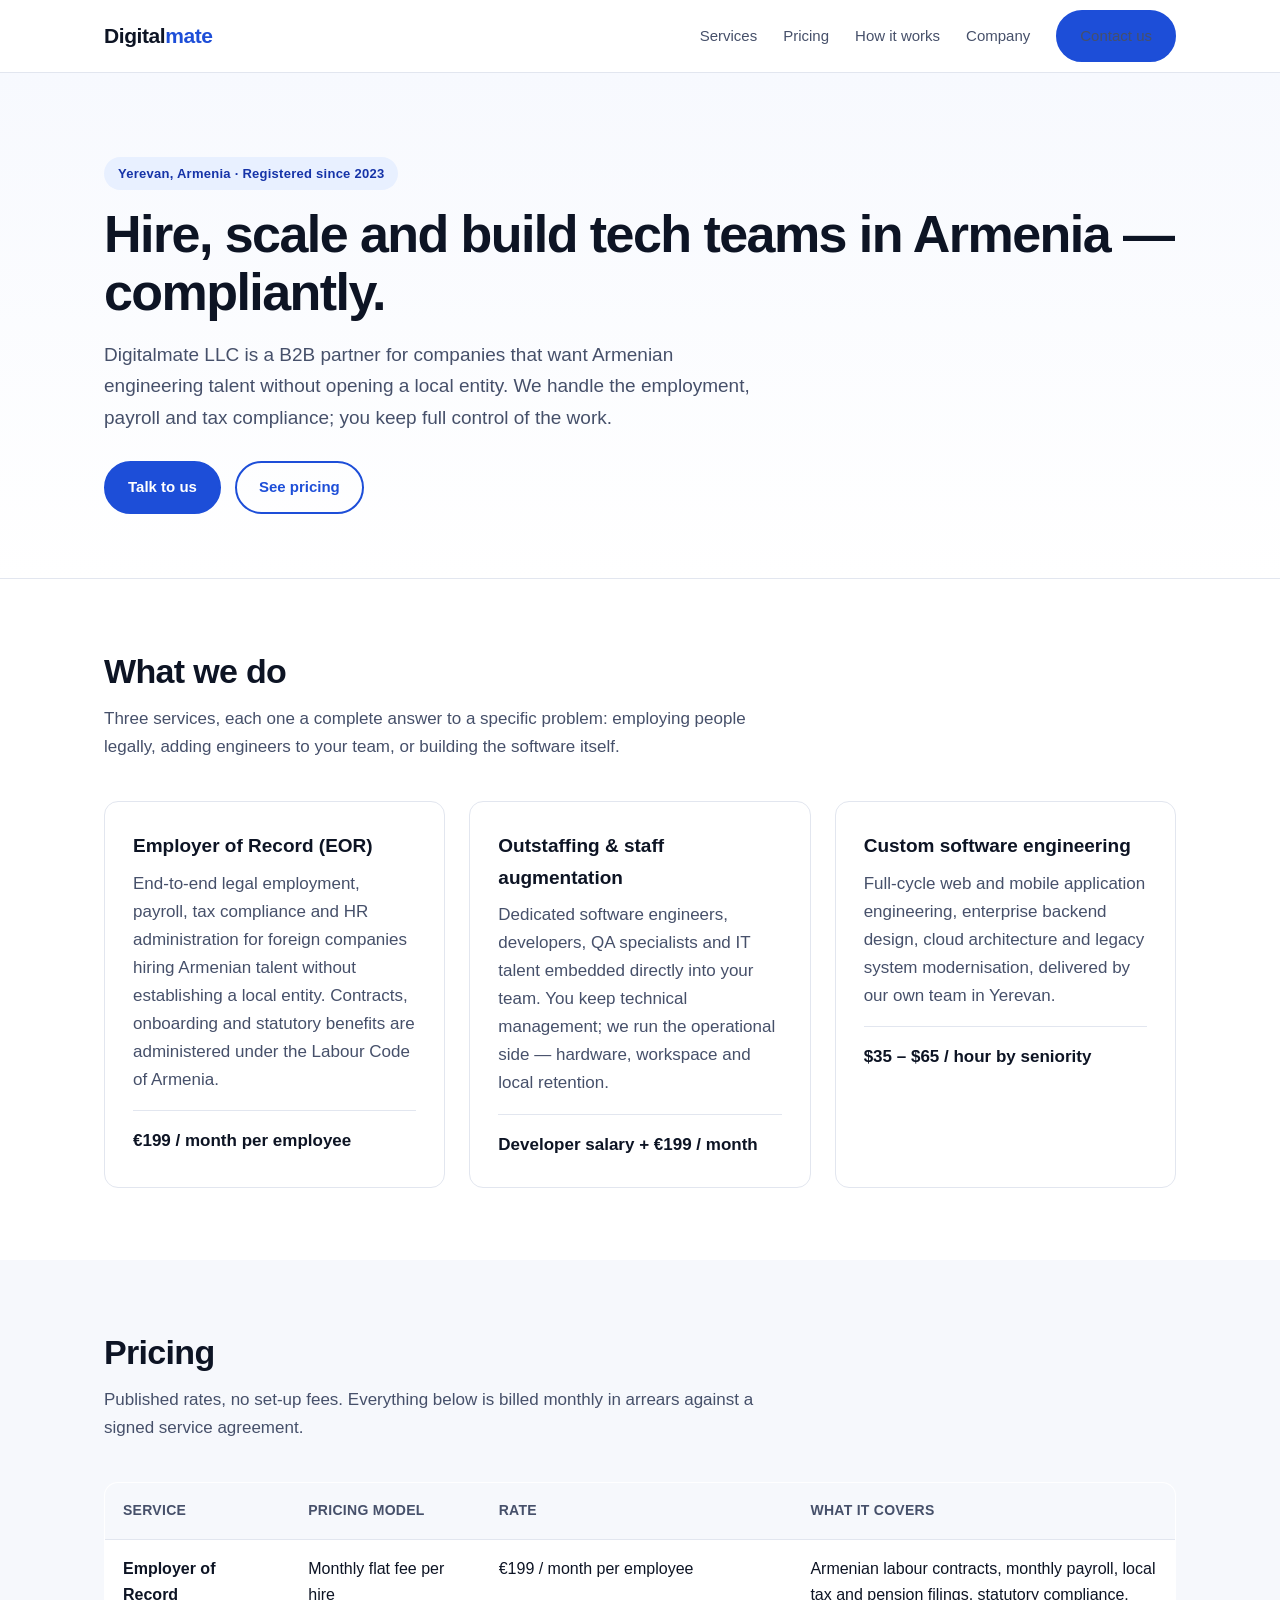
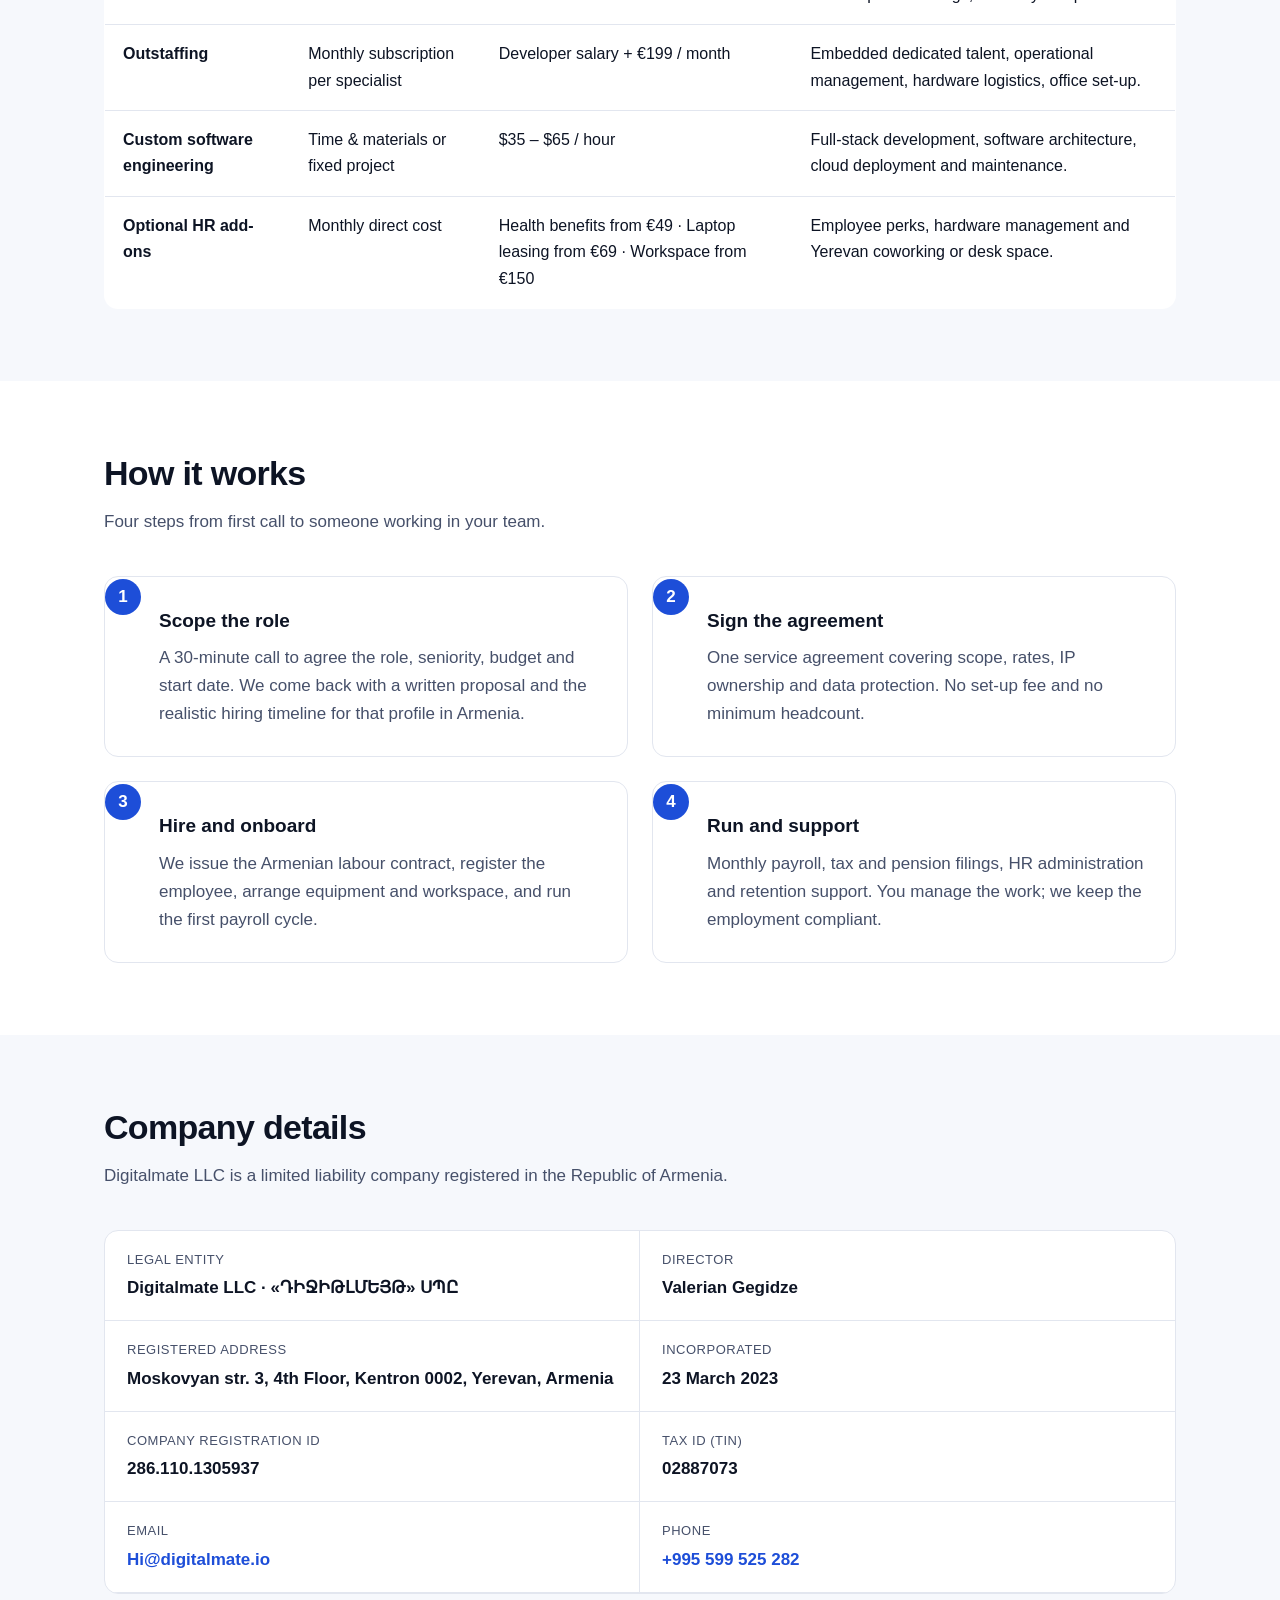
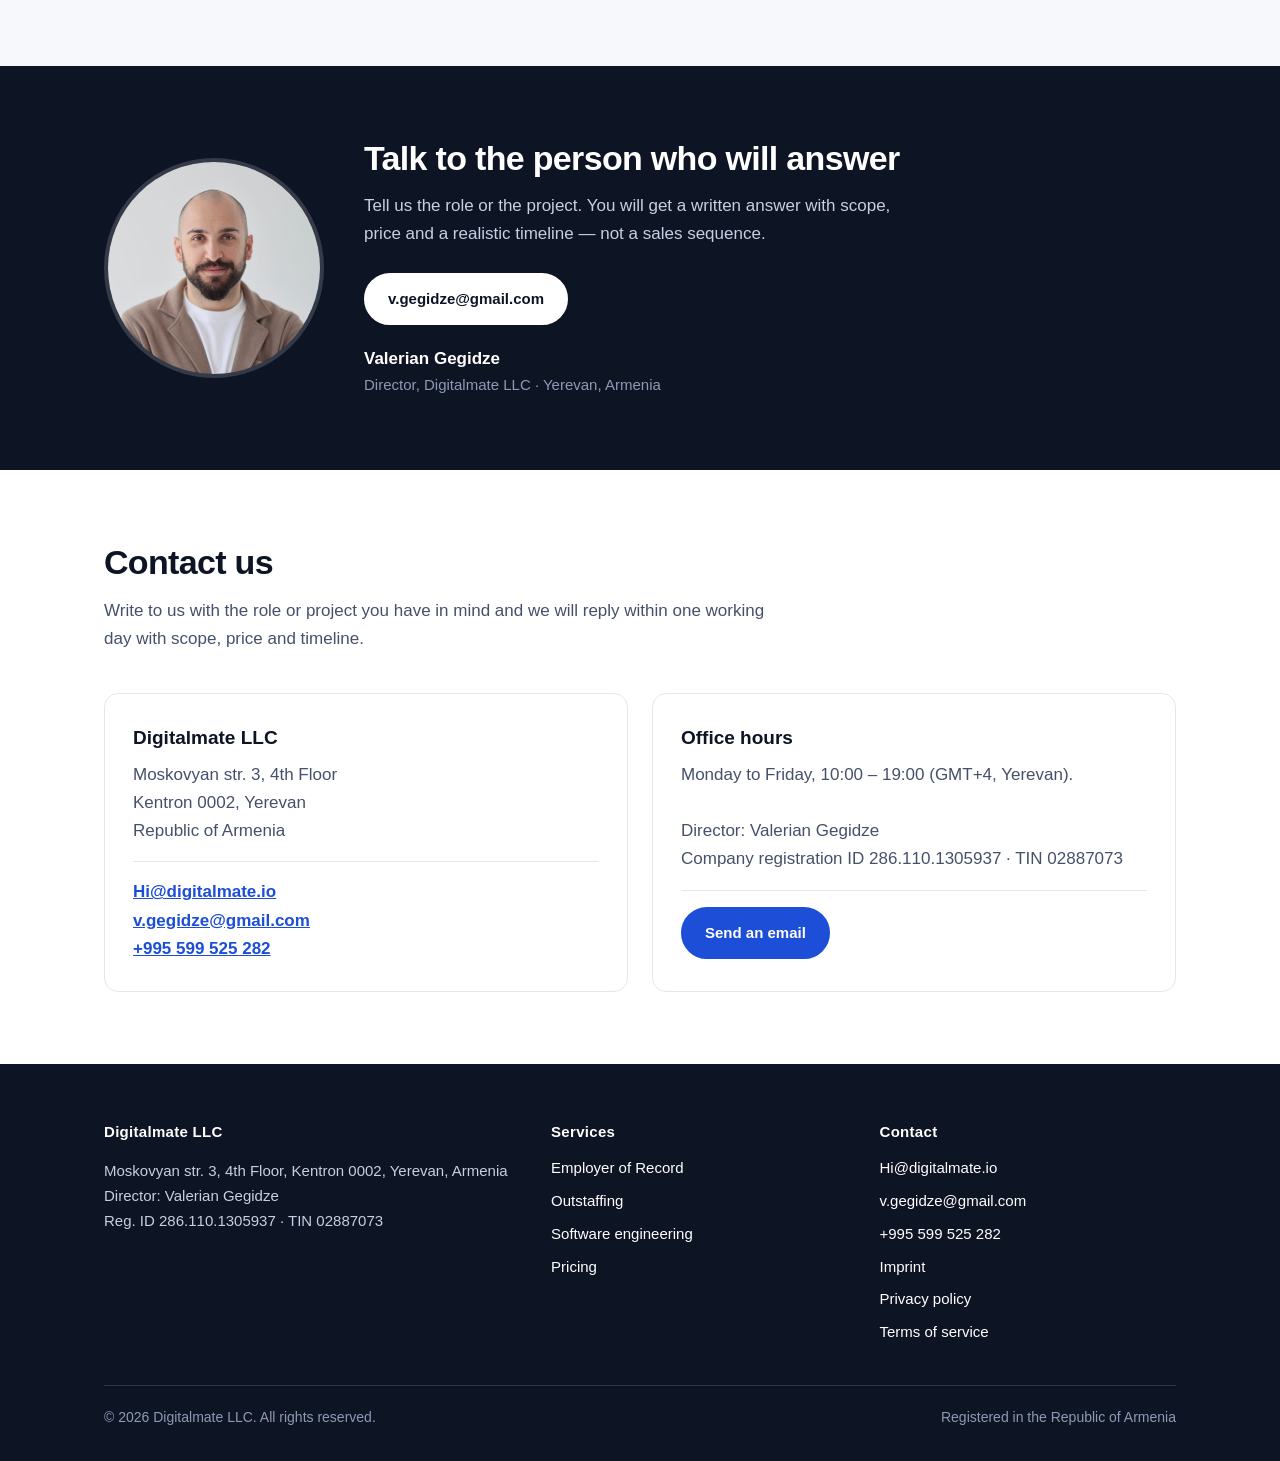
<file: index.html>
<!DOCTYPE html>
<html lang="en">
<head>
<meta charset="utf-8">
<meta name="viewport" content="width=device-width, initial-scale=1">
<title>Digitalmate LLC — Hire and build tech teams in Armenia | EOR, outstaffing, software engineering</title>
<meta name="description" content="Digitalmate LLC is an Armenian B2B partner for Employer of Record, outstaffing and custom software engineering. Registered in Yerevan, Armenia. Reg. ID 286.110.1305937.">
<link rel="canonical" href="https://digitalmate.io/">
<meta property="og:title" content="Digitalmate LLC — Hire and build tech teams in Armenia">
<meta property="og:description" content="Employer of Record, outstaffing and custom software engineering from Yerevan, Armenia.">
<meta property="og:url" content="https://digitalmate.io/">
<meta property="og:type" content="website">
<!-- PREVIEW ONLY: remove the next line before the site goes live on digitalmate.io -->
<meta name="robots" content="noindex, nofollow">
<link rel="stylesheet" href="styles.css">
<script type="application/ld+json">
{
  "@context": "https://schema.org",
  "@type": "Organization",
  "name": "Digitalmate LLC",
  "alternateName": "«ԴԻՋԻԹԼՄԵՅԹ» ՍՊԸ",
  "url": "https://digitalmate.io/",
  "email": "Hi@digitalmate.io",
  "telephone": "+995 599 525 282",
  "taxID": "02887073",
  "foundingDate": "2023-03-23",
  "address": {
    "@type": "PostalAddress",
    "streetAddress": "Moskovyan str. 3, 4th Floor",
    "addressLocality": "Yerevan",
    "addressRegion": "Kentron",
    "postalCode": "0002",
    "addressCountry": "AM"
  },
  "founder": { "@type": "Person", "name": "Valerian Gegidze" }
}
</script>
</head>
<body>

<header class="site-header">
  <div class="wrap">
    <a class="logo" href="/">Digital<span>mate</span></a>
    <nav class="nav">
      <a href="#services">Services</a>
      <a href="#pricing">Pricing</a>
      <a href="#how">How it works</a>
      <a href="#company">Company</a>
      <a class="btn" href="#contact">Contact us</a>
    </nav>
  </div>
</header>

<main>

  <section class="hero">
    <div class="wrap">
      <span class="eyebrow">Yerevan, Armenia · Registered since 2023</span>
      <h1>Hire, scale and build tech teams in Armenia — compliantly.</h1>
      <p class="lede">
        Digitalmate LLC is a B2B partner for companies that want Armenian engineering talent without
        opening a local entity. We handle the employment, payroll and tax compliance; you keep full
        control of the work.
      </p>
      <div class="hero-actions">
        <a class="btn" href="#contact">Talk to us</a>
        <a class="btn btn-ghost" href="#pricing">See pricing</a>
      </div>
    </div>
  </section>

  <section id="services">
    <div class="wrap">
      <h2>What we do</h2>
      <p class="section-intro">
        Three services, each one a complete answer to a specific problem: employing people legally,
        adding engineers to your team, or building the software itself.
      </p>

      <div class="grid">
        <article class="card">
          <h3>Employer of Record (EOR)</h3>
          <p>
            End-to-end legal employment, payroll, tax compliance and HR administration for foreign
            companies hiring Armenian talent without establishing a local entity. Contracts,
            onboarding and statutory benefits are administered under the Labour Code of Armenia.
          </p>
          <span class="price">€199 / month per employee</span>
        </article>

        <article class="card">
          <h3>Outstaffing &amp; staff augmentation</h3>
          <p>
            Dedicated software engineers, developers, QA specialists and IT talent embedded directly
            into your team. You keep technical management; we run the operational side — hardware,
            workspace and local retention.
          </p>
          <span class="price">Developer salary + €199 / month</span>
        </article>

        <article class="card">
          <h3>Custom software engineering</h3>
          <p>
            Full-cycle web and mobile application engineering, enterprise backend design, cloud
            architecture and legacy system modernisation, delivered by our own team in Yerevan.
          </p>
          <span class="price">$35 – $65 / hour by seniority</span>
        </article>
      </div>
    </div>
  </section>

  <section id="pricing" class="soft">
    <div class="wrap">
      <h2>Pricing</h2>
      <p class="section-intro">
        Published rates, no set-up fees. Everything below is billed monthly in arrears against a
        signed service agreement.
      </p>

      <div class="table-scroll">
        <table>
          <thead>
            <tr>
              <th>Service</th>
              <th>Pricing model</th>
              <th>Rate</th>
              <th>What it covers</th>
            </tr>
          </thead>
          <tbody>
            <tr>
              <td><strong>Employer of Record</strong></td>
              <td>Monthly flat fee per hire</td>
              <td>€199 / month per employee</td>
              <td>Armenian labour contracts, monthly payroll, local tax and pension filings, statutory compliance.</td>
            </tr>
            <tr>
              <td><strong>Outstaffing</strong></td>
              <td>Monthly subscription per specialist</td>
              <td>Developer salary + €199 / month</td>
              <td>Embedded dedicated talent, operational management, hardware logistics, office set-up.</td>
            </tr>
            <tr>
              <td><strong>Custom software engineering</strong></td>
              <td>Time &amp; materials or fixed project</td>
              <td>$35 – $65 / hour</td>
              <td>Full-stack development, software architecture, cloud deployment and maintenance.</td>
            </tr>
            <tr>
              <td><strong>Optional HR add-ons</strong></td>
              <td>Monthly direct cost</td>
              <td>Health benefits from €49 · Laptop leasing from €69 · Workspace from €150</td>
              <td>Employee perks, hardware management and Yerevan coworking or desk space.</td>
            </tr>
          </tbody>
        </table>
      </div>
    </div>
  </section>

  <section id="how">
    <div class="wrap">
      <h2>How it works</h2>
      <p class="section-intro">Four steps from first call to someone working in your team.</p>

      <div class="grid grid-2 steps">
        <article class="card step">
          <h3>Scope the role</h3>
          <p>A 30-minute call to agree the role, seniority, budget and start date. We come back with a written proposal and the realistic hiring timeline for that profile in Armenia.</p>
        </article>
        <article class="card step">
          <h3>Sign the agreement</h3>
          <p>One service agreement covering scope, rates, IP ownership and data protection. No set-up fee and no minimum headcount.</p>
        </article>
        <article class="card step">
          <h3>Hire and onboard</h3>
          <p>We issue the Armenian labour contract, register the employee, arrange equipment and workspace, and run the first payroll cycle.</p>
        </article>
        <article class="card step">
          <h3>Run and support</h3>
          <p>Monthly payroll, tax and pension filings, HR administration and retention support. You manage the work; we keep the employment compliant.</p>
        </article>
      </div>
    </div>
  </section>

  <section id="company" class="soft">
    <div class="wrap">
      <h2>Company details</h2>
      <p class="section-intro">
        Digitalmate LLC is a limited liability company registered in the Republic of Armenia.
      </p>

      <div class="details">
        <div>
          <span class="label">Legal entity</span>
          <span class="value">Digitalmate LLC · «ԴԻՋԻԹԼՄԵՅԹ» ՍՊԸ</span>
        </div>
        <div>
          <span class="label">Director</span>
          <span class="value">Valerian Gegidze</span>
        </div>
        <div>
          <span class="label">Registered address</span>
          <span class="value">Moskovyan str. 3, 4th Floor, Kentron 0002, Yerevan, Armenia</span>
        </div>
        <div>
          <span class="label">Incorporated</span>
          <span class="value">23 March 2023</span>
        </div>
        <div>
          <span class="label">Company registration ID</span>
          <span class="value">286.110.1305937</span>
        </div>
        <div>
          <span class="label">Tax ID (TIN)</span>
          <span class="value">02887073</span>
        </div>
        <div>
          <span class="label">Email</span>
          <span class="value"><a href="mailto:Hi@digitalmate.io">Hi@digitalmate.io</a></span>
        </div>
        <div>
          <span class="label">Phone</span>
          <span class="value"><a href="tel:+995599525282">+995 599 525 282</a></span>
        </div>
      </div>
    </div>
  </section>

  <section class="cta-band">
    <div class="wrap">
      <img class="cta-photo" src="images/valerian-gegidze.jpg"
           alt="Valerian Gegidze, Director of Digitalmate LLC" width="220" height="220">
      <div>
        <h2>Talk to the person who will answer</h2>
        <p>
          Tell us the role or the project. You will get a written answer with scope, price and a
          realistic timeline — not a sales sequence.
        </p>
        <a class="btn" href="mailto:v.gegidze@gmail.com">v.gegidze@gmail.com</a>
        <div class="cta-person">
          <strong>Valerian Gegidze</strong>
          Director, Digitalmate LLC · Yerevan, Armenia
        </div>
      </div>
    </div>
  </section>

  <section id="contact">
    <div class="wrap">
      <h2>Contact us</h2>
      <p class="section-intro">
        Write to us with the role or project you have in mind and we will reply within one working
        day with scope, price and timeline.
      </p>

      <div class="grid grid-2">
        <article class="card">
          <h3>Digitalmate LLC</h3>
          <p>
            Moskovyan str. 3, 4th Floor<br>
            Kentron 0002, Yerevan<br>
            Republic of Armenia
          </p>
          <span class="price">
            <a href="mailto:Hi@digitalmate.io">Hi@digitalmate.io</a><br>
            <a href="mailto:v.gegidze@gmail.com">v.gegidze@gmail.com</a><br>
            <a href="tel:+995599525282">+995 599 525 282</a>
          </span>
        </article>
        <article class="card">
          <h3>Office hours</h3>
          <p>
            Monday to Friday, 10:00 – 19:00 (GMT+4, Yerevan).<br><br>
            Director: Valerian Gegidze<br>
            Company registration ID 286.110.1305937 · TIN 02887073
          </p>
          <span class="price"><a class="btn" href="mailto:Hi@digitalmate.io">Send an email</a></span>
        </article>
      </div>
    </div>
  </section>

</main>

<footer class="site-footer">
  <div class="wrap">
    <div class="footer-grid">
      <div>
        <h4>Digitalmate LLC</h4>
        <p>
          Moskovyan str. 3, 4th Floor, Kentron 0002, Yerevan, Armenia<br>
          Director: Valerian Gegidze<br>
          Reg. ID 286.110.1305937 · TIN 02887073
        </p>
      </div>
      <div>
        <h4>Services</h4>
        <ul>
          <li><a href="#services">Employer of Record</a></li>
          <li><a href="#services">Outstaffing</a></li>
          <li><a href="#services">Software engineering</a></li>
          <li><a href="#pricing">Pricing</a></li>
        </ul>
      </div>
      <div>
        <h4>Contact</h4>
        <ul>
          <li><a href="mailto:Hi@digitalmate.io">Hi@digitalmate.io</a></li>
          <li><a href="mailto:v.gegidze@gmail.com">v.gegidze@gmail.com</a></li>
          <li><a href="tel:+995599525282">+995 599 525 282</a></li>
          <li><a href="imprint.html">Imprint</a></li>
          <li><a href="privacy.html">Privacy policy</a></li>
          <li><a href="terms.html">Terms of service</a></li>
        </ul>
      </div>
    </div>
    <div class="footer-bottom">
      <span>© 2026 Digitalmate LLC. All rights reserved.</span>
      <span>Registered in the Republic of Armenia</span>
    </div>
  </div>
</footer>

</body>
</html>
</file>
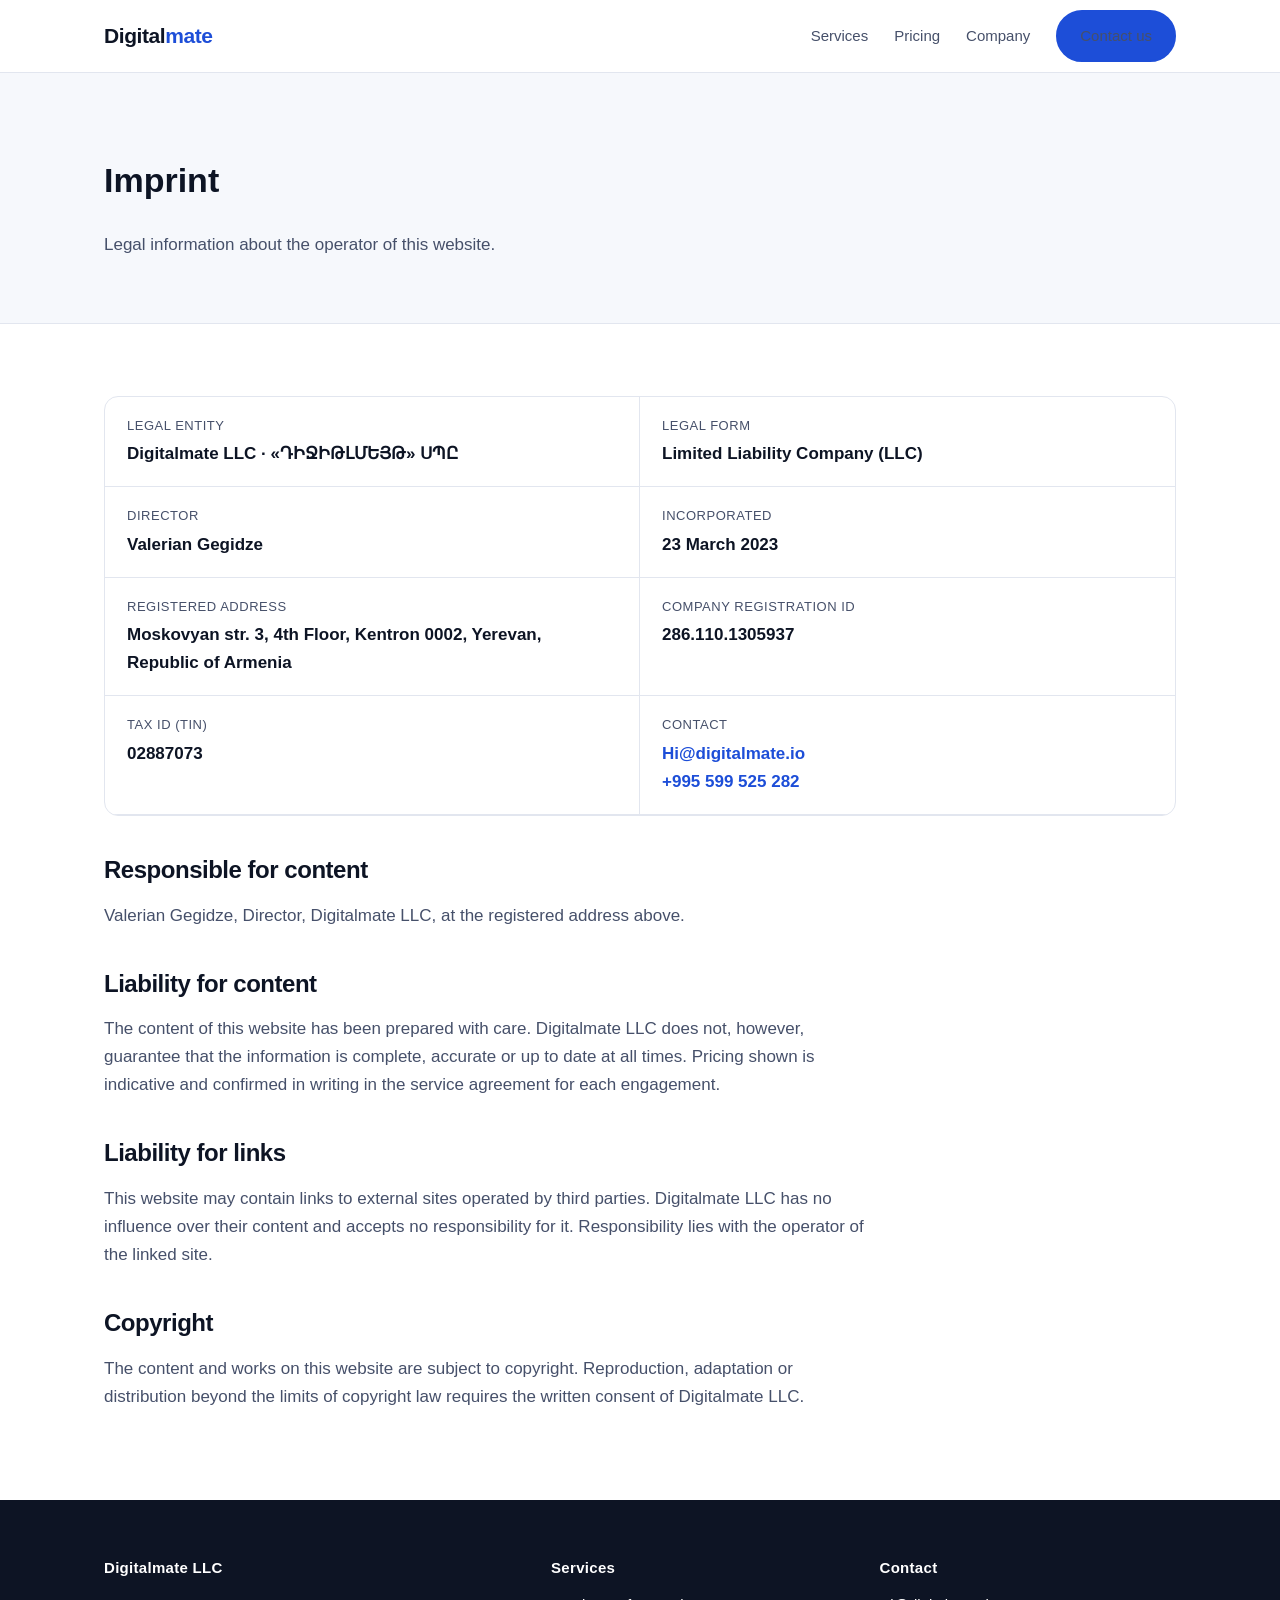
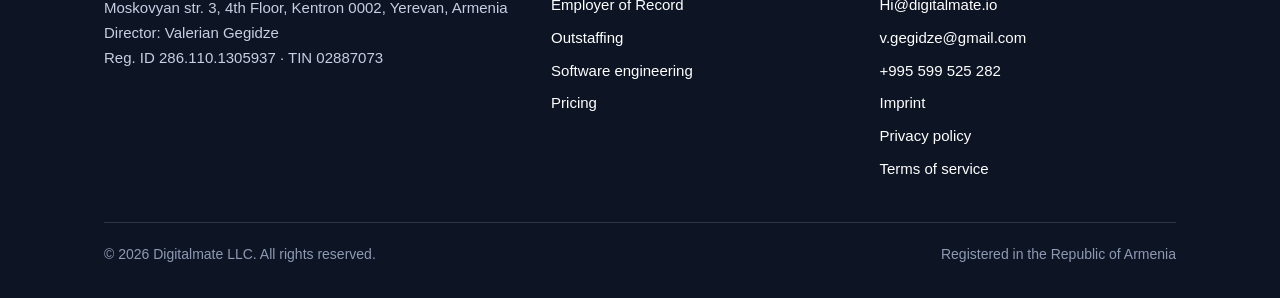
<file: imprint.html>
<!DOCTYPE html>
<html lang="en">
<head>
<meta charset="utf-8">
<meta name="viewport" content="width=device-width, initial-scale=1">
<title>Imprint — Digitalmate LLC</title>
<meta name="description" content="Legal information for Digitalmate LLC: registered company details, director, address, registration ID and tax number in Yerevan, Armenia.">
<link rel="canonical" href="https://digitalmate.io/imprint.html">
<!-- PREVIEW ONLY: remove the next line before the site goes live on digitalmate.io -->
<meta name="robots" content="noindex, nofollow">
<link rel="stylesheet" href="styles.css">
</head>
<body>

<header class="site-header">
  <div class="wrap">
    <a class="logo" href="index.html">Digital<span>mate</span></a>
    <nav class="nav">
      <a href="index.html#services">Services</a>
      <a href="index.html#pricing">Pricing</a>
      <a href="index.html#company">Company</a>
      <a class="btn" href="index.html#contact">Contact us</a>
    </nav>
  </div>
</header>

<main>
  <div class="page-head">
    <div class="wrap">
      <h1>Imprint</h1>
      <p class="section-intro">Legal information about the operator of this website.</p>
    </div>
  </div>

  <section>
    <div class="wrap">
      <div class="details">
        <div>
          <span class="label">Legal entity</span>
          <span class="value">Digitalmate LLC · «ԴԻՋԻԹԼՄԵՅԹ» ՍՊԸ</span>
        </div>
        <div>
          <span class="label">Legal form</span>
          <span class="value">Limited Liability Company (LLC)</span>
        </div>
        <div>
          <span class="label">Director</span>
          <span class="value">Valerian Gegidze</span>
        </div>
        <div>
          <span class="label">Incorporated</span>
          <span class="value">23 March 2023</span>
        </div>
        <div>
          <span class="label">Registered address</span>
          <span class="value">Moskovyan str. 3, 4th Floor, Kentron 0002, Yerevan, Republic of Armenia</span>
        </div>
        <div>
          <span class="label">Company registration ID</span>
          <span class="value">286.110.1305937</span>
        </div>
        <div>
          <span class="label">Tax ID (TIN)</span>
          <span class="value">02887073</span>
        </div>
        <div>
          <span class="label">Contact</span>
          <span class="value">
            <a href="mailto:Hi@digitalmate.io">Hi@digitalmate.io</a><br>
            <a href="tel:+995599525282">+995 599 525 282</a>
          </span>
        </div>
      </div>

      <div class="prose" style="margin-top:40px">
        <h2>Responsible for content</h2>
        <p>Valerian Gegidze, Director, Digitalmate LLC, at the registered address above.</p>

        <h2>Liability for content</h2>
        <p>
          The content of this website has been prepared with care. Digitalmate LLC does not, however,
          guarantee that the information is complete, accurate or up to date at all times. Pricing
          shown is indicative and confirmed in writing in the service agreement for each engagement.
        </p>

        <h2>Liability for links</h2>
        <p>
          This website may contain links to external sites operated by third parties. Digitalmate LLC
          has no influence over their content and accepts no responsibility for it. Responsibility
          lies with the operator of the linked site.
        </p>

        <h2>Copyright</h2>
        <p>
          The content and works on this website are subject to copyright. Reproduction, adaptation or
          distribution beyond the limits of copyright law requires the written consent of
          Digitalmate LLC.
        </p>
      </div>
    </div>
  </section>
</main>

<footer class="site-footer">
  <div class="wrap">
    <div class="footer-grid">
      <div>
        <h4>Digitalmate LLC</h4>
        <p>
          Moskovyan str. 3, 4th Floor, Kentron 0002, Yerevan, Armenia<br>
          Director: Valerian Gegidze<br>
          Reg. ID 286.110.1305937 · TIN 02887073
        </p>
      </div>
      <div>
        <h4>Services</h4>
        <ul>
          <li><a href="index.html#services">Employer of Record</a></li>
          <li><a href="index.html#services">Outstaffing</a></li>
          <li><a href="index.html#services">Software engineering</a></li>
          <li><a href="index.html#pricing">Pricing</a></li>
        </ul>
      </div>
      <div>
        <h4>Contact</h4>
        <ul>
          <li><a href="mailto:Hi@digitalmate.io">Hi@digitalmate.io</a></li>
          <li><a href="mailto:v.gegidze@gmail.com">v.gegidze@gmail.com</a></li>
          <li><a href="tel:+995599525282">+995 599 525 282</a></li>
          <li><a href="imprint.html">Imprint</a></li>
          <li><a href="privacy.html">Privacy policy</a></li>
          <li><a href="terms.html">Terms of service</a></li>
        </ul>
      </div>
    </div>
    <div class="footer-bottom">
      <span>© 2026 Digitalmate LLC. All rights reserved.</span>
      <span>Registered in the Republic of Armenia</span>
    </div>
  </div>
</footer>

</body>
</html>
</file>
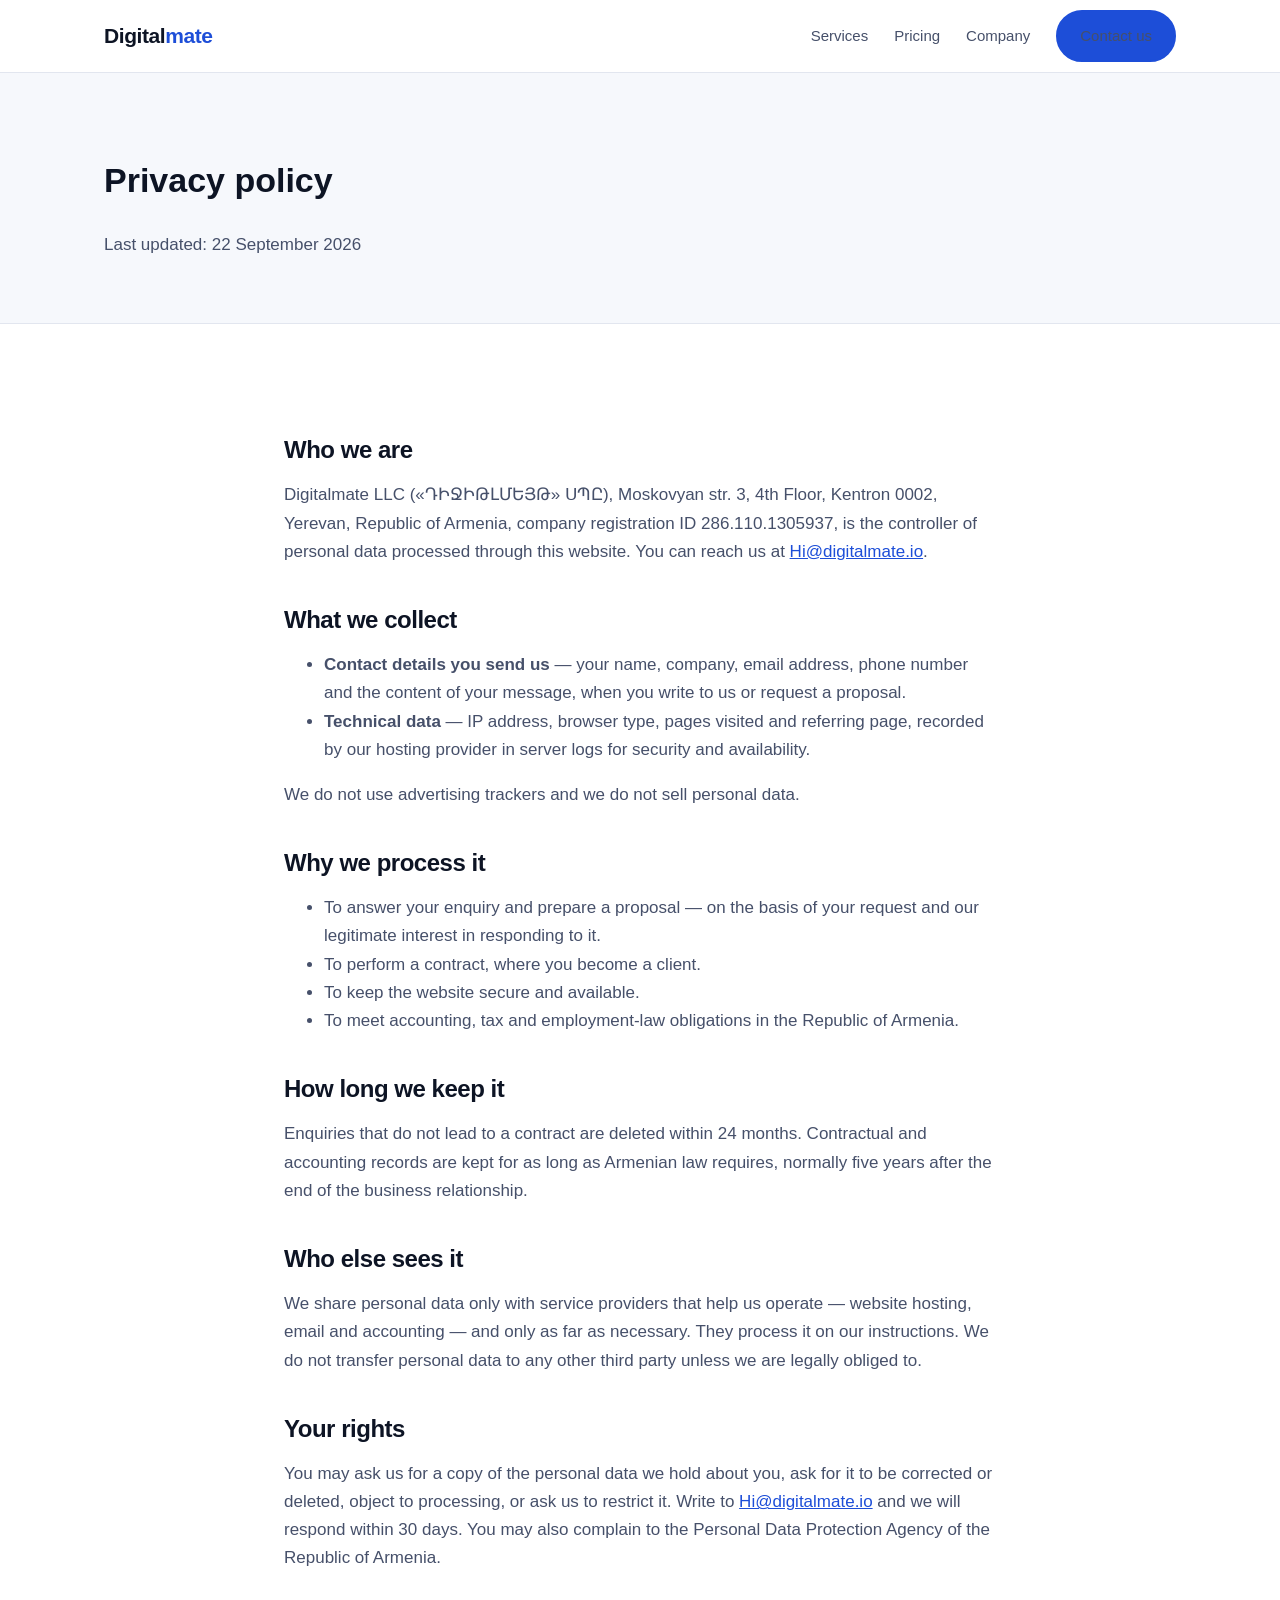
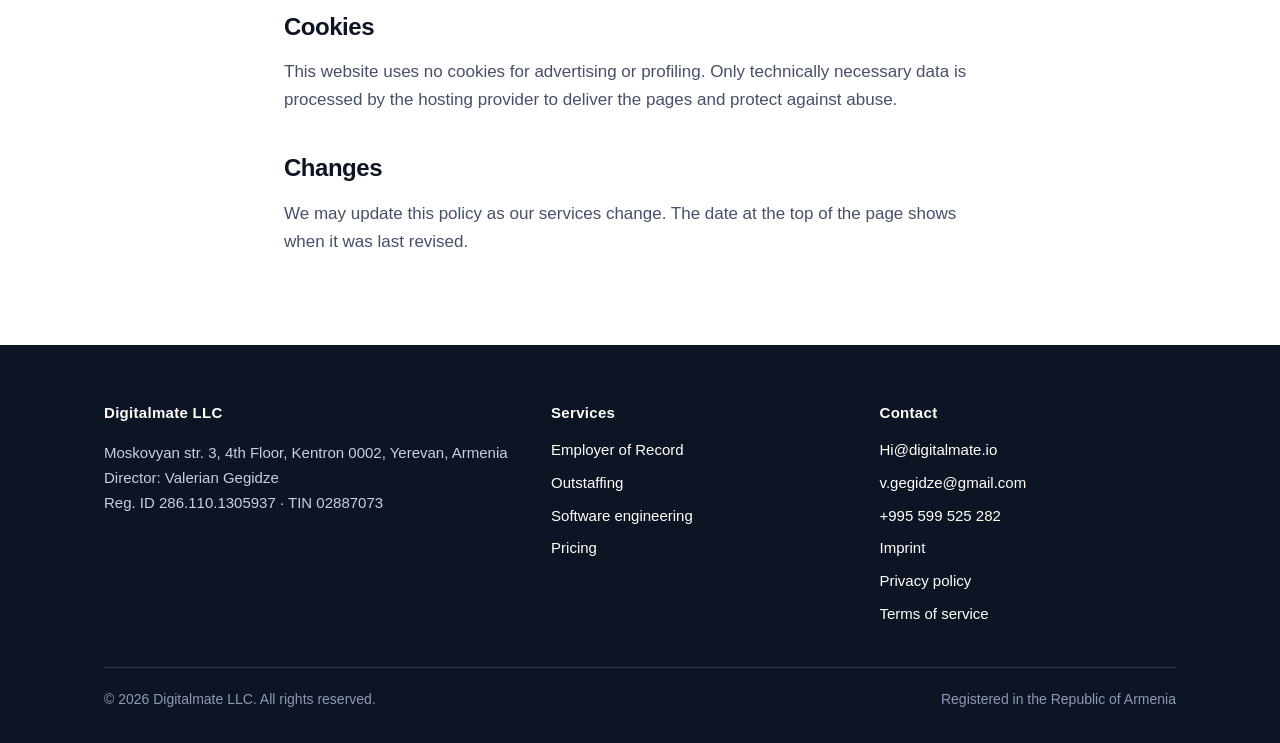
<file: privacy.html>
<!DOCTYPE html>
<html lang="en">
<head>
<meta charset="utf-8">
<meta name="viewport" content="width=device-width, initial-scale=1">
<title>Privacy policy — Digitalmate LLC</title>
<meta name="description" content="How Digitalmate LLC collects, uses and protects personal data.">
<link rel="canonical" href="https://digitalmate.io/privacy.html">
<!-- PREVIEW ONLY: remove the next line before the site goes live on digitalmate.io -->
<meta name="robots" content="noindex, nofollow">
<link rel="stylesheet" href="styles.css">
</head>
<body>

<header class="site-header">
  <div class="wrap">
    <a class="logo" href="index.html">Digital<span>mate</span></a>
    <nav class="nav">
      <a href="index.html#services">Services</a>
      <a href="index.html#pricing">Pricing</a>
      <a href="index.html#company">Company</a>
      <a class="btn" href="index.html#contact">Contact us</a>
    </nav>
  </div>
</header>

<main>
  <div class="page-head">
    <div class="wrap">
      <h1>Privacy policy</h1>
      <p class="section-intro">Last updated: 22 September 2026</p>
    </div>
  </div>

  <section>
    <div class="wrap prose">
      <h2>Who we are</h2>
      <p>
        Digitalmate LLC («ԴԻՋԻԹԼՄԵՅԹ» ՍՊԸ), Moskovyan str. 3, 4th Floor, Kentron 0002, Yerevan,
        Republic of Armenia, company registration ID 286.110.1305937, is the controller of personal
        data processed through this website. You can reach us at
        <a href="mailto:Hi@digitalmate.io">Hi@digitalmate.io</a>.
      </p>

      <h2>What we collect</h2>
      <ul>
        <li><strong>Contact details you send us</strong> — your name, company, email address, phone number and the content of your message, when you write to us or request a proposal.</li>
        <li><strong>Technical data</strong> — IP address, browser type, pages visited and referring page, recorded by our hosting provider in server logs for security and availability.</li>
      </ul>
      <p>We do not use advertising trackers and we do not sell personal data.</p>

      <h2>Why we process it</h2>
      <ul>
        <li>To answer your enquiry and prepare a proposal — on the basis of your request and our legitimate interest in responding to it.</li>
        <li>To perform a contract, where you become a client.</li>
        <li>To keep the website secure and available.</li>
        <li>To meet accounting, tax and employment-law obligations in the Republic of Armenia.</li>
      </ul>

      <h2>How long we keep it</h2>
      <p>
        Enquiries that do not lead to a contract are deleted within 24 months. Contractual and
        accounting records are kept for as long as Armenian law requires, normally five years after
        the end of the business relationship.
      </p>

      <h2>Who else sees it</h2>
      <p>
        We share personal data only with service providers that help us operate — website hosting,
        email and accounting — and only as far as necessary. They process it on our instructions.
        We do not transfer personal data to any other third party unless we are legally obliged to.
      </p>

      <h2>Your rights</h2>
      <p>
        You may ask us for a copy of the personal data we hold about you, ask for it to be corrected
        or deleted, object to processing, or ask us to restrict it. Write to
        <a href="mailto:Hi@digitalmate.io">Hi@digitalmate.io</a> and we will respond within 30
        days. You may also complain to the Personal Data Protection Agency of the Republic of Armenia.
      </p>

      <h2>Cookies</h2>
      <p>
        This website uses no cookies for advertising or profiling. Only technically necessary data is
        processed by the hosting provider to deliver the pages and protect against abuse.
      </p>

      <h2>Changes</h2>
      <p>
        We may update this policy as our services change. The date at the top of the page shows when
        it was last revised.
      </p>
    </div>
  </section>
</main>

<footer class="site-footer">
  <div class="wrap">
    <div class="footer-grid">
      <div>
        <h4>Digitalmate LLC</h4>
        <p>
          Moskovyan str. 3, 4th Floor, Kentron 0002, Yerevan, Armenia<br>
          Director: Valerian Gegidze<br>
          Reg. ID 286.110.1305937 · TIN 02887073
        </p>
      </div>
      <div>
        <h4>Services</h4>
        <ul>
          <li><a href="index.html#services">Employer of Record</a></li>
          <li><a href="index.html#services">Outstaffing</a></li>
          <li><a href="index.html#services">Software engineering</a></li>
          <li><a href="index.html#pricing">Pricing</a></li>
        </ul>
      </div>
      <div>
        <h4>Contact</h4>
        <ul>
          <li><a href="mailto:Hi@digitalmate.io">Hi@digitalmate.io</a></li>
          <li><a href="mailto:v.gegidze@gmail.com">v.gegidze@gmail.com</a></li>
          <li><a href="tel:+995599525282">+995 599 525 282</a></li>
          <li><a href="imprint.html">Imprint</a></li>
          <li><a href="privacy.html">Privacy policy</a></li>
          <li><a href="terms.html">Terms of service</a></li>
        </ul>
      </div>
    </div>
    <div class="footer-bottom">
      <span>© 2026 Digitalmate LLC. All rights reserved.</span>
      <span>Registered in the Republic of Armenia</span>
    </div>
  </div>
</footer>

</body>
</html>
</file>
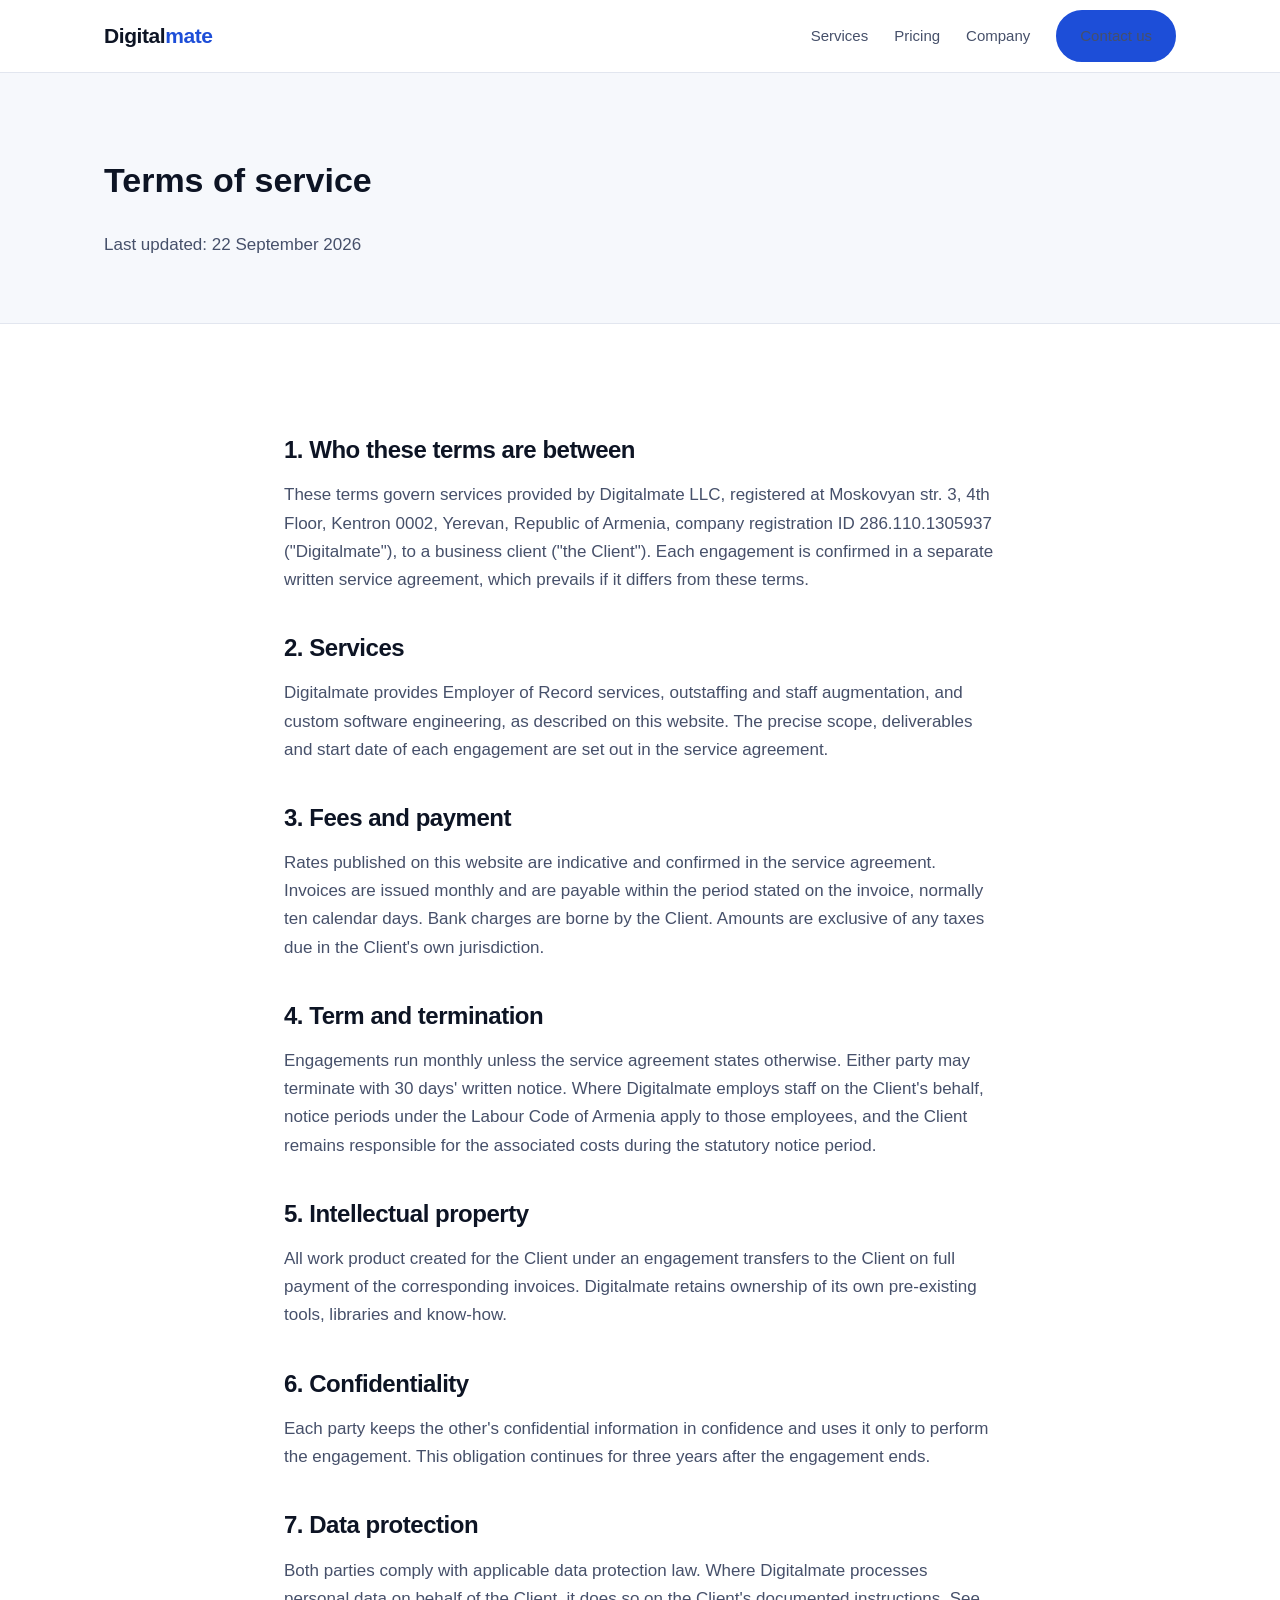
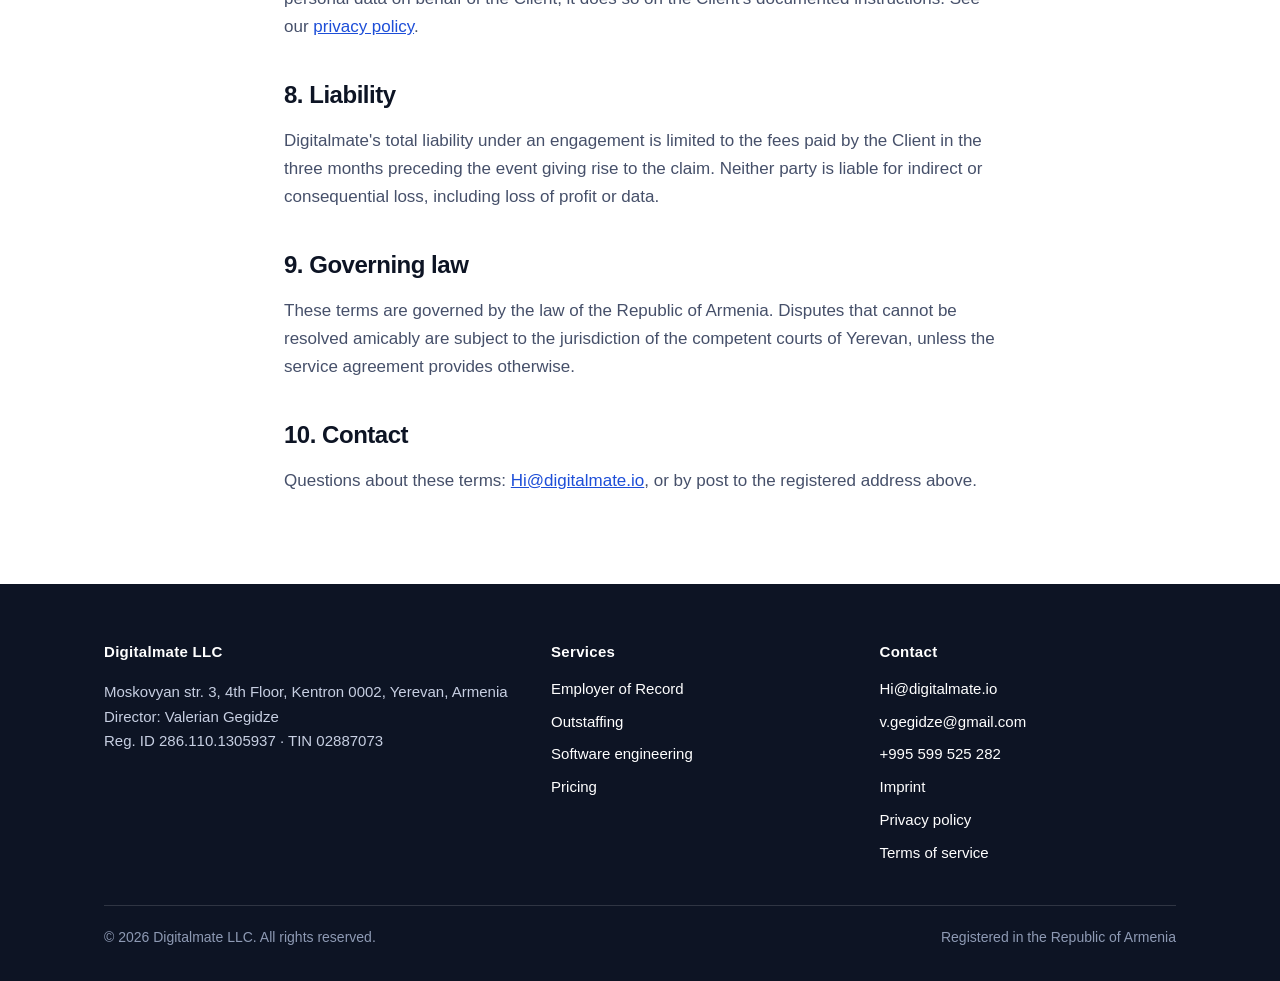
<file: terms.html>
<!DOCTYPE html>
<html lang="en">
<head>
<meta charset="utf-8">
<meta name="viewport" content="width=device-width, initial-scale=1">
<title>Terms of service — Digitalmate LLC</title>
<meta name="description" content="The terms on which Digitalmate LLC provides Employer of Record, outstaffing and software engineering services.">
<link rel="canonical" href="https://digitalmate.io/terms.html">
<!-- PREVIEW ONLY: remove the next line before the site goes live on digitalmate.io -->
<meta name="robots" content="noindex, nofollow">
<link rel="stylesheet" href="styles.css">
</head>
<body>

<header class="site-header">
  <div class="wrap">
    <a class="logo" href="index.html">Digital<span>mate</span></a>
    <nav class="nav">
      <a href="index.html#services">Services</a>
      <a href="index.html#pricing">Pricing</a>
      <a href="index.html#company">Company</a>
      <a class="btn" href="index.html#contact">Contact us</a>
    </nav>
  </div>
</header>

<main>
  <div class="page-head">
    <div class="wrap">
      <h1>Terms of service</h1>
      <p class="section-intro">Last updated: 22 September 2026</p>
    </div>
  </div>

  <section>
    <div class="wrap prose">
      <h2>1. Who these terms are between</h2>
      <p>
        These terms govern services provided by Digitalmate LLC, registered at Moskovyan str. 3,
        4th Floor, Kentron 0002, Yerevan, Republic of Armenia, company registration ID
        286.110.1305937 ("Digitalmate"), to a business client ("the Client"). Each engagement is
        confirmed in a separate written service agreement, which prevails if it differs from these
        terms.
      </p>

      <h2>2. Services</h2>
      <p>
        Digitalmate provides Employer of Record services, outstaffing and staff augmentation, and
        custom software engineering, as described on this website. The precise scope, deliverables
        and start date of each engagement are set out in the service agreement.
      </p>

      <h2>3. Fees and payment</h2>
      <p>
        Rates published on this website are indicative and confirmed in the service agreement.
        Invoices are issued monthly and are payable within the period stated on the invoice, normally
        ten calendar days. Bank charges are borne by the Client. Amounts are exclusive of any taxes
        due in the Client's own jurisdiction.
      </p>

      <h2>4. Term and termination</h2>
      <p>
        Engagements run monthly unless the service agreement states otherwise. Either party may
        terminate with 30 days' written notice. Where Digitalmate employs staff on the Client's
        behalf, notice periods under the Labour Code of Armenia apply to those employees, and the
        Client remains responsible for the associated costs during the statutory notice period.
      </p>

      <h2>5. Intellectual property</h2>
      <p>
        All work product created for the Client under an engagement transfers to the Client on full
        payment of the corresponding invoices. Digitalmate retains ownership of its own pre-existing
        tools, libraries and know-how.
      </p>

      <h2>6. Confidentiality</h2>
      <p>
        Each party keeps the other's confidential information in confidence and uses it only to
        perform the engagement. This obligation continues for three years after the engagement ends.
      </p>

      <h2>7. Data protection</h2>
      <p>
        Both parties comply with applicable data protection law. Where Digitalmate processes personal
        data on behalf of the Client, it does so on the Client's documented instructions. See our
        <a href="privacy.html">privacy policy</a>.
      </p>

      <h2>8. Liability</h2>
      <p>
        Digitalmate's total liability under an engagement is limited to the fees paid by the Client in
        the three months preceding the event giving rise to the claim. Neither party is liable for
        indirect or consequential loss, including loss of profit or data.
      </p>

      <h2>9. Governing law</h2>
      <p>
        These terms are governed by the law of the Republic of Armenia. Disputes that cannot be
        resolved amicably are subject to the jurisdiction of the competent courts of Yerevan, unless
        the service agreement provides otherwise.
      </p>

      <h2>10. Contact</h2>
      <p>
        Questions about these terms: <a href="mailto:Hi@digitalmate.io">Hi@digitalmate.io</a>,
        or by post to the registered address above.
      </p>
    </div>
  </section>
</main>

<footer class="site-footer">
  <div class="wrap">
    <div class="footer-grid">
      <div>
        <h4>Digitalmate LLC</h4>
        <p>
          Moskovyan str. 3, 4th Floor, Kentron 0002, Yerevan, Armenia<br>
          Director: Valerian Gegidze<br>
          Reg. ID 286.110.1305937 · TIN 02887073
        </p>
      </div>
      <div>
        <h4>Services</h4>
        <ul>
          <li><a href="index.html#services">Employer of Record</a></li>
          <li><a href="index.html#services">Outstaffing</a></li>
          <li><a href="index.html#services">Software engineering</a></li>
          <li><a href="index.html#pricing">Pricing</a></li>
        </ul>
      </div>
      <div>
        <h4>Contact</h4>
        <ul>
          <li><a href="mailto:Hi@digitalmate.io">Hi@digitalmate.io</a></li>
          <li><a href="mailto:v.gegidze@gmail.com">v.gegidze@gmail.com</a></li>
          <li><a href="tel:+995599525282">+995 599 525 282</a></li>
          <li><a href="imprint.html">Imprint</a></li>
          <li><a href="privacy.html">Privacy policy</a></li>
          <li><a href="terms.html">Terms of service</a></li>
        </ul>
      </div>
    </div>
    <div class="footer-bottom">
      <span>© 2026 Digitalmate LLC. All rights reserved.</span>
      <span>Registered in the Republic of Armenia</span>
    </div>
  </div>
</footer>

</body>
</html>
</file>
<file: styles.css>
/* Digitalmate LLC — static site
   One stylesheet, no frameworks, no build step. */

:root {
  --ink: #0d1424;
  --ink-soft: #46506a;
  --line: #e2e6ef;
  --bg: #ffffff;
  --bg-soft: #f6f8fc;
  --brand: #1d4ed8;
  --brand-dark: #1533a8;
  --accent: #0ea5a3;
  --radius: 14px;
  --wrap: 1120px;
}

* { box-sizing: border-box; }

html { scroll-behavior: smooth; }

body {
  margin: 0;
  background: var(--bg);
  color: var(--ink);
  font-family: -apple-system, BlinkMacSystemFont, "Segoe UI", Roboto, Helvetica, Arial, sans-serif;
  font-size: 17px;
  line-height: 1.65;
  -webkit-font-smoothing: antialiased;
}

img { max-width: 100%; display: block; }

a { color: var(--brand); }

.wrap {
  max-width: var(--wrap);
  margin: 0 auto;
  padding: 0 24px;
}

/* ---------- header ---------- */
.site-header {
  position: sticky;
  top: 0;
  z-index: 50;
  background: rgba(255, 255, 255, 0.94);
  backdrop-filter: saturate(180%) blur(8px);
  border-bottom: 1px solid var(--line);
}

.site-header .wrap {
  display: flex;
  align-items: center;
  justify-content: space-between;
  gap: 16px;
  min-height: 72px;
}

.logo {
  font-size: 21px;
  font-weight: 700;
  letter-spacing: -0.02em;
  color: var(--ink);
  text-decoration: none;
}

.logo span { color: var(--brand); }

.nav {
  display: flex;
  align-items: center;
  gap: 26px;
  flex-wrap: wrap;
}

.nav a {
  color: var(--ink-soft);
  text-decoration: none;
  font-size: 15px;
  font-weight: 500;
}

.nav a:hover { color: var(--ink); }

.btn {
  display: inline-block;
  padding: 12px 22px;
  border-radius: 999px;
  background: var(--brand);
  color: #fff;
  font-weight: 600;
  font-size: 15px;
  text-decoration: none;
  border: 2px solid var(--brand);
  transition: background .2s ease, border-color .2s ease;
}

.btn:hover { background: var(--brand-dark); border-color: var(--brand-dark); }

.btn-ghost {
  background: transparent;
  color: var(--brand);
}

.btn-ghost:hover { background: var(--bg-soft); color: var(--brand-dark); }

/* ---------- hero ---------- */
.hero {
  padding: 84px 0 64px;
  background: linear-gradient(180deg, #f7f9fe 0%, #ffffff 100%);
  border-bottom: 1px solid var(--line);
}

.hero h1 {
  margin: 0 0 18px;
  font-size: clamp(34px, 5vw, 52px);
  line-height: 1.1;
  letter-spacing: -0.03em;
}

.hero p.lede {
  margin: 0 0 28px;
  max-width: 660px;
  font-size: 19px;
  color: var(--ink-soft);
}

.hero-actions { display: flex; gap: 14px; flex-wrap: wrap; }

.eyebrow {
  display: inline-block;
  margin-bottom: 16px;
  padding: 6px 14px;
  border-radius: 999px;
  background: #e8f0ff;
  color: var(--brand-dark);
  font-size: 13px;
  font-weight: 600;
  letter-spacing: .02em;
}

/* ---------- sections ---------- */
section { padding: 72px 0; }

section.soft { background: var(--bg-soft); }

h2 {
  margin: 0 0 14px;
  font-size: clamp(26px, 3.4vw, 34px);
  line-height: 1.2;
  letter-spacing: -0.02em;
}

h3 { margin: 0 0 8px; font-size: 19px; }

.section-intro {
  max-width: 680px;
  color: var(--ink-soft);
  margin: 0 0 40px;
}

.grid {
  display: grid;
  gap: 24px;
  grid-template-columns: repeat(3, 1fr);
}

.grid-2 { grid-template-columns: repeat(2, 1fr); }

.card {
  background: #fff;
  border: 1px solid var(--line);
  border-radius: var(--radius);
  padding: 28px;
}

.card p { color: var(--ink-soft); margin: 0; }

.card .price {
  display: block;
  margin-top: 16px;
  padding-top: 16px;
  border-top: 1px solid var(--line);
  font-weight: 600;
  color: var(--ink);
}

.steps { counter-reset: step; }

.step { position: relative; padding-left: 54px; }

.step::before {
  counter-increment: step;
  content: counter(step);
  position: absolute;
  left: 0;
  top: 2px;
  width: 36px;
  height: 36px;
  border-radius: 50%;
  background: var(--brand);
  color: #fff;
  font-weight: 700;
  display: flex;
  align-items: center;
  justify-content: center;
}

/* ---------- pricing table ---------- */
.table-scroll { overflow-x: auto; }

table {
  width: 100%;
  border-collapse: collapse;
  min-width: 620px;
  background: #fff;
  border: 1px solid var(--line);
  border-radius: var(--radius);
  overflow: hidden;
}

th, td {
  text-align: left;
  padding: 16px 18px;
  border-bottom: 1px solid var(--line);
  vertical-align: top;
  font-size: 16px;
}

th { background: var(--bg-soft); font-size: 14px; letter-spacing: .02em; text-transform: uppercase; color: var(--ink-soft); }

tr:last-child td { border-bottom: none; }

/* ---------- company details ---------- */
.details {
  display: grid;
  gap: 0;
  grid-template-columns: repeat(2, 1fr);
  border: 1px solid var(--line);
  border-radius: var(--radius);
  overflow: hidden;
  background: #fff;
}

.details div {
  padding: 18px 22px;
  border-bottom: 1px solid var(--line);
  border-right: 1px solid var(--line);
}

.details div:nth-child(2n) { border-right: none; }

.details dt, .details .label {
  display: block;
  font-size: 13px;
  text-transform: uppercase;
  letter-spacing: .04em;
  color: var(--ink-soft);
  margin-bottom: 4px;
}

.details .value { font-weight: 600; }

.details a { text-decoration: none; }

/* ---------- CTA band with portrait ---------- */
.cta-band {
  background: var(--ink);
  color: #fff;
}

.cta-band .wrap {
  display: grid;
  grid-template-columns: 220px 1fr;
  gap: 40px;
  align-items: center;
}

.cta-band h2 { color: #fff; }

.cta-band p {
  color: #c7cfe2;
  max-width: 560px;
  margin: 0 0 24px;
}

.cta-photo {
  width: 220px;
  height: 220px;
  border-radius: 50%;
  object-fit: cover;
  border: 4px solid rgba(255, 255, 255, .16);
}

.cta-person {
  margin-top: 20px;
  font-size: 15px;
  color: #8e9ab4;
}

.cta-person strong { color: #fff; display: block; font-size: 17px; }

.cta-band .btn { border-color: #fff; background: #fff; color: var(--ink); }
.cta-band .btn:hover { background: #e8f0ff; border-color: #e8f0ff; color: var(--ink); }

@media (max-width: 760px) {
  .cta-band .wrap { grid-template-columns: 1fr; text-align: left; }
  .cta-photo { width: 150px; height: 150px; }
}

/* ---------- footer ---------- */
.site-footer {
  background: var(--ink);
  color: #c7cfe2;
  padding: 56px 0 32px;
  font-size: 15px;
}

.site-footer a { color: #fff; text-decoration: none; }
.site-footer a:hover { text-decoration: underline; }

.footer-grid {
  display: grid;
  grid-template-columns: 1.4fr 1fr 1fr;
  gap: 32px;
  margin-bottom: 32px;
}

.site-footer h4 {
  margin: 0 0 12px;
  color: #fff;
  font-size: 15px;
  letter-spacing: .02em;
}

.site-footer ul { list-style: none; margin: 0; padding: 0; }
.site-footer li { margin-bottom: 8px; }

.footer-bottom {
  border-top: 1px solid rgba(255, 255, 255, .14);
  padding-top: 20px;
  display: flex;
  justify-content: space-between;
  gap: 16px;
  flex-wrap: wrap;
  font-size: 14px;
  color: #8e9ab4;
}

/* ---------- legal pages ---------- */
.page-head {
  padding: 56px 0 24px;
  border-bottom: 1px solid var(--line);
  background: var(--bg-soft);
}

.prose { max-width: 760px; }
.prose h2 { margin-top: 40px; font-size: 24px; }
.prose p, .prose li { color: var(--ink-soft); }

/* ---------- responsive ---------- */
@media (max-width: 900px) {
  .grid, .grid-2 { grid-template-columns: 1fr; }
  .footer-grid { grid-template-columns: 1fr; }
  .details { grid-template-columns: 1fr; }
  .details div { border-right: none; }
  section { padding: 56px 0; }
  .hero { padding: 56px 0 44px; }
  .nav { gap: 16px; }
  .nav .btn { padding: 10px 16px; }
}

@media (max-width: 560px) {
  .site-header .wrap { flex-direction: column; align-items: flex-start; padding-top: 12px; padding-bottom: 12px; }
  body { font-size: 16px; }
}
</file>
